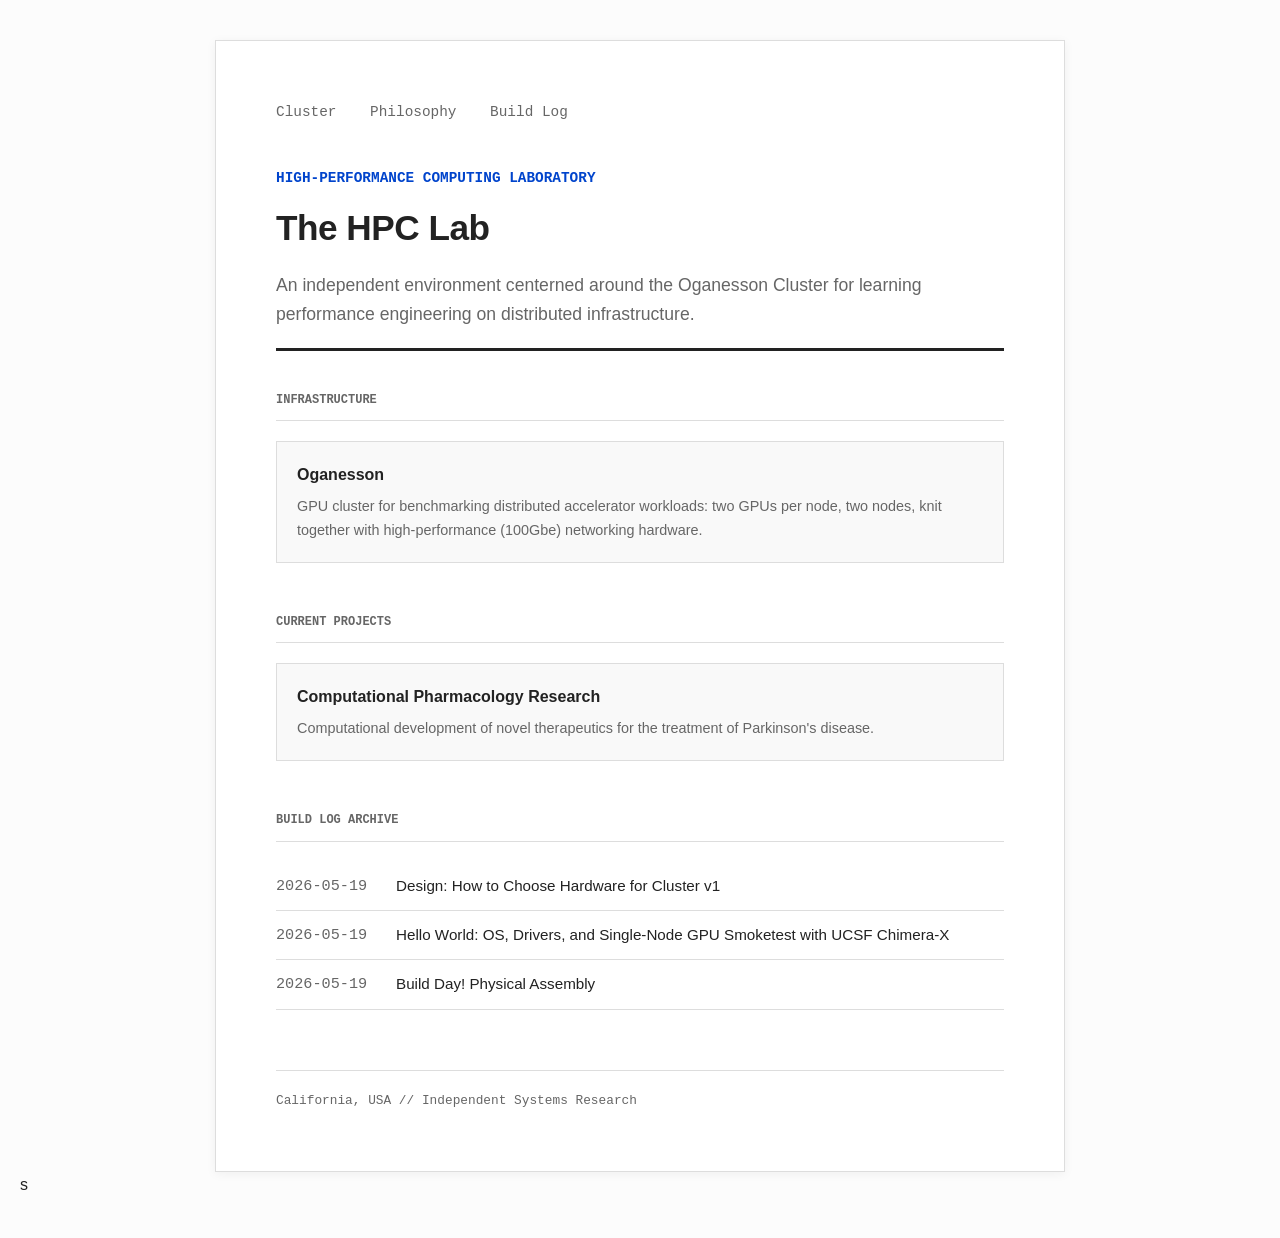
<file: index.html>
<!DOCTYPE html>
<html lang="en">
<head>
    <meta charset="UTF-8">
    <meta name="viewport" content="width=device-width, initial-scale=1.0">
    <title>HPC Lab | Documentation</title>
    <style>
        :root {
            --paper: #ffffff;
            --ink: #222222;
            --muted-ink: #666666;
            --rule: #dddddd;
            --accent: #0044cc; /* Classic technical blue */
            --font-main: "Helvetica Neue", Helvetica, Arial, sans-serif;
            --font-mono: "SFMono-Regular", Consolas, "Liberation Mono", Menlo, monospace;
        }

        * { margin: 0; padding: 0; box-sizing: border-box; }

        body {
            background: #fcfcfc;
            color: var(--ink);
            font-family: var(--font-main);
            line-height: 1.6;
            padding: 40px 20px;
        }

        .wrapper {
            max-width: 850px;
            margin: 0 auto;
            background: var(--paper);
            padding: 60px;
            border: 1px solid var(--rule);
            box-shadow: 0 2px 10px rgba(0,0,0,0.05);
        }

        header {
            border-bottom: 3px solid var(--ink);
            margin-bottom: 40px;
            padding-bottom: 20px;
        }

        .lab-name {
            font-family: var(--font-mono);
            font-weight: bold;
            font-size: 0.9rem;
            color: var(--accent);
            text-transform: uppercase;
        }

        h1 {
            font-size: 2.2rem;
            font-weight: 700;
            margin-top: 10px;
            letter-spacing: -0.5px;
        }

        nav {
            margin-bottom: 40px;
            font-size: 0.9rem;
            font-family: var(--font-mono);
        }

        nav a {
            color: var(--muted-ink);
            text-decoration: none;
            margin-right: 25px;
        }

        nav a:hover { color: var(--accent); }

        /* Project Tiles */
        .section-title {
            font-family: var(--font-mono);
            font-size: 0.75rem;
            text-transform: uppercase;
            border-bottom: 1px solid var(--rule);
            padding-bottom: 10px;
            margin-bottom: 20px;
            color: var(--muted-ink);
        }

        .tile-grid {
            display: grid;
            grid-template-columns: repeat(auto-fit, minmax(300px, 1fr));
            gap: 20px;
            margin-bottom: 50px;
        }

        .tile {
            padding: 20px;
            border: 1px solid var(--rule);
            background: #f9f9f9;
        }

        .tile h3 {
            font-size: 1rem;
            margin-bottom: 8px;
            color: var(--ink);
        }

        .tile p {
            font-size: 0.9rem;
            color: var(--muted-ink);
        }

        /* Build Log Table */
        .log-table {
            width: 100%;
            border-collapse: collapse;
            font-size: 0.95rem;
        }

        .log-row {
            border-bottom: 1px solid var(--rule);
        }

        .log-row td {
            padding: 12px 0;
        }

        .log-date {
            font-family: var(--font-mono);
            color: var(--muted-ink);
            width: 120px;
        }

        .log-link {
            color: var(--ink);
            text-decoration: none;
            font-weight: 500;
        }

        .log-link:hover { color: var(--accent); text-decoration: underline; }

        footer {
            margin-top: 60px;
            font-size: 0.8rem;
            color: var(--muted-ink);
            font-family: var(--font-mono);
            border-top: 1px solid var(--rule);
            padding-top: 20px;
        }

        @media (max-width: 600px) {
            .wrapper { padding: 20px; }
            h1 { font-size: 1.8rem; }
        }
    </style>
</head>
<body>

<div class="wrapper">
    <nav>
        <a href="inventory.html">Cluster</a>
        <a href="design_philosophy.html">Philosophy</a>
        <a href="log.html">Build Log</a>
        <!--<a href="inventory.html">Inventory</a>-->
        <!-- As infrastructure evolves, it may be valuable to separate the cluster page from an inventory page -->
    </nav>

    <header>
        <span class="lab-name">High-Performance Computing Laboratory</span>
        <h1>The HPC Lab</h1>
        <p style="margin-top: 15px; color: var(--muted-ink); font-size: 1.1rem;">
            An independent environment centerned around the Oganesson Cluster for learning performance engineering on distributed infrastructure. 
        </p>
    </header>

    <h2 id="workloads" class="section-title">Infrastructure</h2>
    <div class="tile-grid">
        <a href="inventory.html" style="text-decoration: none;">
            <div class="tile">
                <h3>Oganesson</h3>
                <p>GPU cluster for benchmarking distributed accelerator workloads: two GPUs per node, two nodes, knit together with high-performance (100Gbe) networking hardware.</p>
            </div>
        </a>
        <!--
        <div class="tile">
            <h3>Polychoron</h3>
            <p>Because it's cool: Five-node CPU cluster arranged in a Pentatope (4-simplex) switchless network interconnect for studying data-backend distributed systems in the context of hyperdimensional network topology.</p>
        </div>
        -->
    </div>

    <h2 class="section-title">Current Projects</h2>
    <div id="workloads" class="tile-grid">
        <div class="tile">
            <a href="https://neurodegenerationopenresearchalliance.github.io/Neurodegeneration-Research-Collective-Website/" style="text-decoration: none;">
                <h3>Computational Pharmacology Research</h3>
                <p>Computational development of novel therapeutics for the treatment of Parkinson's disease.</p>
            </a>
        </div>
        <!--
        <div class="tile">
            <h3>Performance Engineering</h3>
            <p>How far can we go in terms of avoiding the use of Oganesson's CPU cores?</p>
        </div>
        -->
    </div>

    <h2 class="section-title">Build Log Archive</h2>
    <table class="log-table">
        <tr class="log-row">
            <td class="log-date">2026-05-19</td>
            <td><a href="articles/2026-05-10_hardware-selection.html" class="log-link">Design: How to Choose Hardware for Cluster v1</a></td>
        </tr>
        <tr class="log-row">
            <td class="log-date">2026-05-19</td>
            <td><a href="articles/2026-05-15_chimera-x-debian-setup.html" class="log-link">Hello World: OS, Drivers, and Single-Node GPU Smoketest with UCSF Chimera-X</a></td>
        </tr>
        <tr class="log-row">
            <td class="log-date">2026-05-19</td>
            <td><a href="articles/2026-05-19_networking-benchmarks.html" class="log-link">Build Day! Physical Assembly</a></td>
        </tr>     
        
    </table>

    <footer>
        California, USA // Independent Systems Research
    </footer>
</div>
s
</body>
</html>
</file>
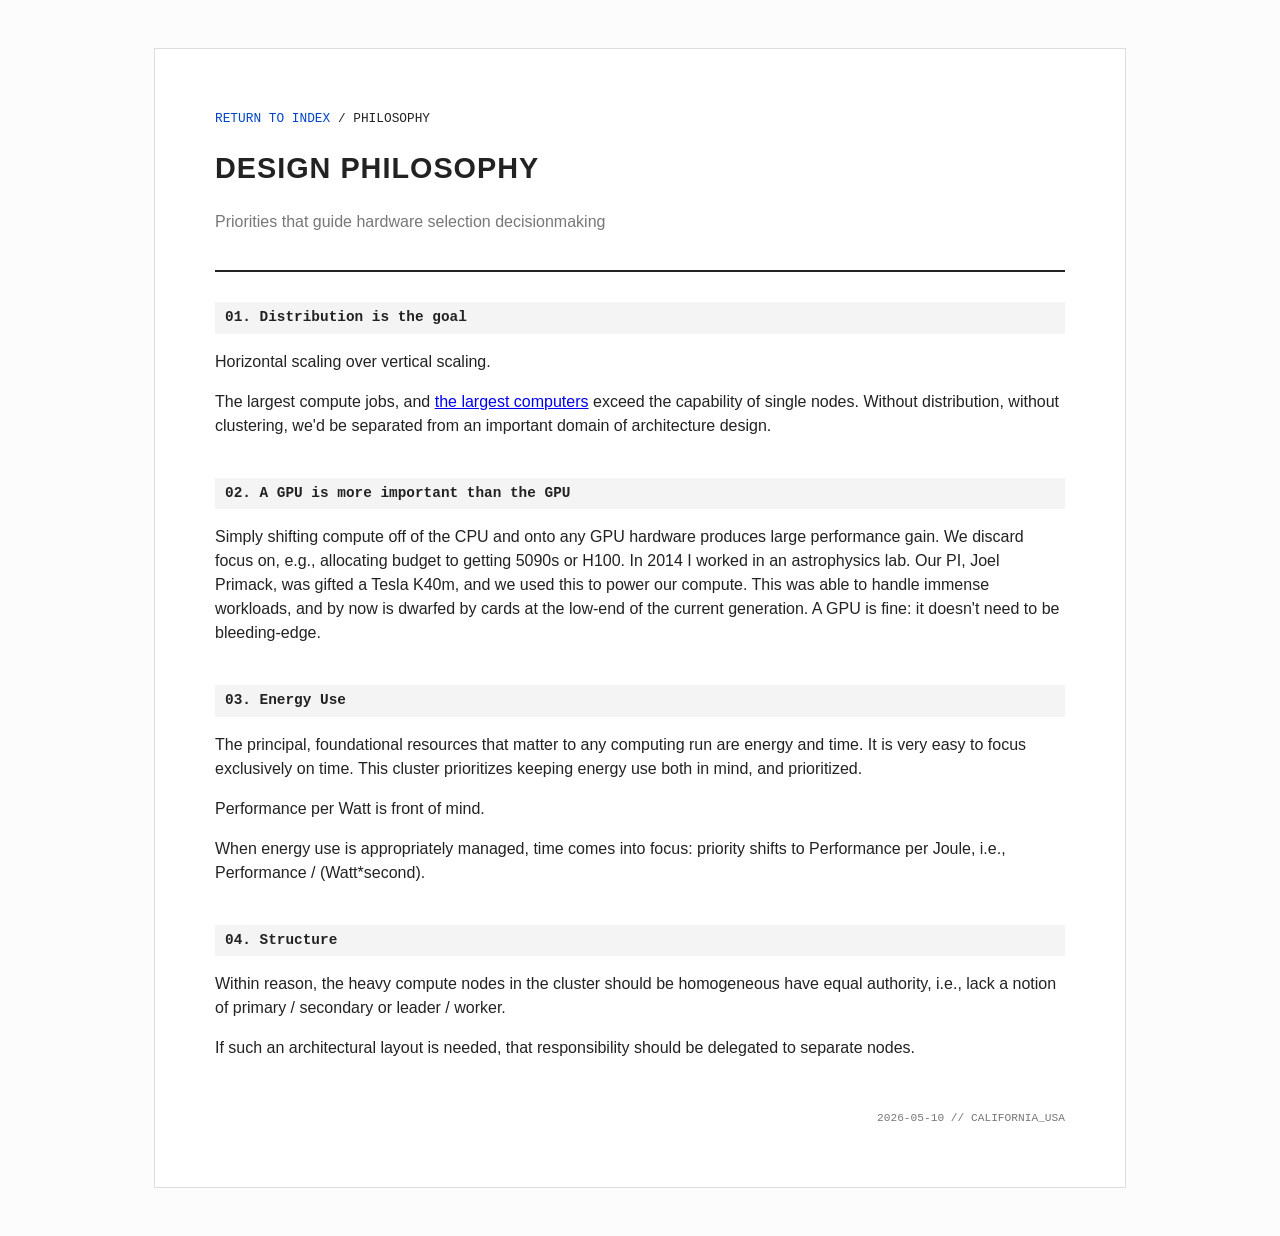
<file: design_philosophy.html>
<!DOCTYPE html>
<html lang="en">
<head>
    <meta charset="UTF-8">
    <meta name="viewport" content="width=device-width, initial-scale=1.0">
    <title>HPC Lab | System Inventory</title>
    <style>
        :root {
            --paper: #ffffff;
            --ink: #222222;
            --muted: #777777;
            --rule: #eeeeee;
            --accent: #0044cc;
            --font-mono: "SFMono-Regular", Consolas, "Liberation Mono", Menlo, monospace;
            --font-sans: "Helvetica Neue", Helvetica, Arial, sans-serif;
        }

        body {
            background: #fcfcfc;
            color: var(--ink);
            font-family: var(--font-sans);
            padding: 40px 20px;
            line-height: 1.5;
        }

        .wrapper {
            max-width: 850px;
            margin: 0 auto;
            background: var(--paper);
            padding: 60px;
            border: 1px solid #ddd;
        }

        header {
            border-bottom: 2px solid var(--ink);
            margin-bottom: 30px;
            padding-bottom: 20px;
        }

        .breadcrumb {
            font-family: var(--font-mono);
            font-size: 0.8rem;
            margin-bottom: 10px;
        }

        .breadcrumb a { color: var(--accent); text-decoration: none; }

        h1 { font-size: 1.8rem; text-transform: uppercase; letter-spacing: 1px; }

        .specs-section { margin-bottom: 40px; }
        
        h2 {
            font-family: var(--font-mono);
            font-size: 0.9rem;
            background: #f4f4f4;
            padding: 5px 10px;
            margin-bottom: 15px;
        }

        table {
            width: 100%;
            border-collapse: collapse;
            font-size: 0.9rem;
            margin-bottom: 20px;
        }

        th {
            text-align: left;
            font-family: var(--font-mono);
            font-size: 0.75rem;
            color: var(--muted);
            border-bottom: 1px solid var(--ink);
            padding: 10px;
        }

        td {
            padding: 12px 10px;
            border-bottom: 1px solid var(--rule);
            vertical-align: top;
        }

        .node-id { font-family: var(--font-mono); font-weight: bold; }
        .tech-detail { color: var(--muted); font-size: 0.85rem; }

        footer {
            margin-top: 50px;
            font-family: var(--font-mono);
            font-size: 0.7rem;
            color: var(--muted);
            text-align: right;
        }
    </style>
</head>
<body>

<div class="wrapper">
    <div class="breadcrumb">
        <a href="index.html">RETURN TO INDEX</a> / PHILOSOPHY
    </div>

    <header>
        <h1>Design Philosophy</h1>
        <p style="color: var(--muted);">Priorities that guide hardware selection decisionmaking</p>
    </header>

    <section class="specs-section">
        <h2>01. Distribution is the goal</h2>
        <p>Horizontal scaling over vertical scaling. </p>
        <p>The largest compute jobs, and <a href="https://www.top500.org/">the largest computers</a> exceed the capability of single nodes. Without distribution, without clustering, we'd be separated from an important domain of architecture design.</p>
    </section>

    <section class="specs-section">
        <h2>02. A GPU is more important than the GPU</h2>
        <p>Simply shifting compute off of the CPU and onto any GPU hardware produces large performance gain. We discard focus on, e.g., allocating budget to getting 5090s or H100. In 2014 I worked in an astrophysics lab. Our PI, Joel Primack, was gifted a Tesla K40m, and we used this to power our compute. This was able to handle immense workloads, and by now is dwarfed by cards at the low-end of the current generation. A GPU is fine: it doesn't need to be bleeding-edge.</p>
    </section>

    <section class="specs-section">
        <h2>03. Energy Use</h2>
        <p>The principal, foundational resources that matter to any computing run are energy and time. It is very easy to focus exclusively on time. This cluster prioritizes keeping energy use both in mind, and prioritized.</p>
        <p>Performance per Watt is front of mind.</p>
        <p>When energy use is appropriately managed, time comes into focus: priority shifts to Performance per Joule, i.e., Performance / (Watt*second).</p>
    </section>

    <section class="specs-section">
        <h2>04. Structure</h2>
        <p>Within reason, the heavy compute nodes in the cluster should be homogeneous have equal authority, i.e., lack a notion of primary / secondary or leader / worker.</p>
        <p>If such an architectural layout is needed, that responsibility should be delegated to separate nodes.</p>
    </section>

    <footer>
        2026-05-10 // CALIFORNIA_USA
    </footer>
</div>

</body>
</html>
</file>
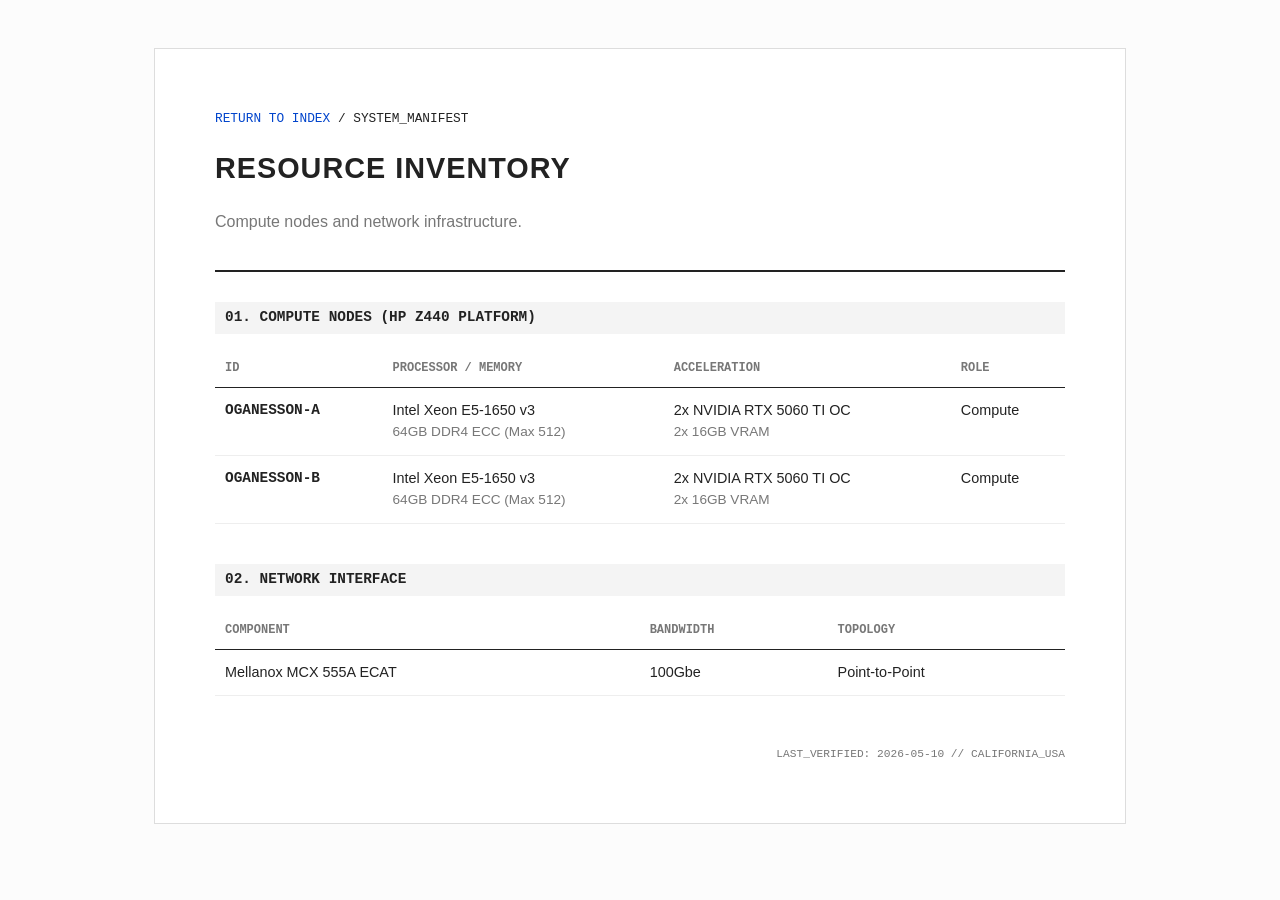
<file: inventory.html>
<!DOCTYPE html>
<html lang="en">
<head>
    <meta charset="UTF-8">
    <meta name="viewport" content="width=device-width, initial-scale=1.0">
    <title>HPC Lab | System Inventory</title>
    <style>
        :root {
            --paper: #ffffff;
            --ink: #222222;
            --muted: #777777;
            --rule: #eeeeee;
            --accent: #0044cc;
            --font-mono: "SFMono-Regular", Consolas, "Liberation Mono", Menlo, monospace;
            --font-sans: "Helvetica Neue", Helvetica, Arial, sans-serif;
        }

        body {
            background: #fcfcfc;
            color: var(--ink);
            font-family: var(--font-sans);
            padding: 40px 20px;
            line-height: 1.5;
        }

        .wrapper {
            max-width: 850px;
            margin: 0 auto;
            background: var(--paper);
            padding: 60px;
            border: 1px solid #ddd;
        }

        header {
            border-bottom: 2px solid var(--ink);
            margin-bottom: 30px;
            padding-bottom: 20px;
        }

        .breadcrumb {
            font-family: var(--font-mono);
            font-size: 0.8rem;
            margin-bottom: 10px;
        }

        .breadcrumb a { color: var(--accent); text-decoration: none; }

        h1 { font-size: 1.8rem; text-transform: uppercase; letter-spacing: 1px; }

        .specs-section { margin-bottom: 40px; }
        
        h2 {
            font-family: var(--font-mono);
            font-size: 0.9rem;
            text-transform: uppercase;
            background: #f4f4f4;
            padding: 5px 10px;
            margin-bottom: 15px;
        }

        table {
            width: 100%;
            border-collapse: collapse;
            font-size: 0.9rem;
            margin-bottom: 20px;
        }

        th {
            text-align: left;
            font-family: var(--font-mono);
            font-size: 0.75rem;
            color: var(--muted);
            border-bottom: 1px solid var(--ink);
            padding: 10px;
        }

        td {
            padding: 12px 10px;
            border-bottom: 1px solid var(--rule);
            vertical-align: top;
        }

        .node-id { font-family: var(--font-mono); font-weight: bold; }
        .tech-detail { color: var(--muted); font-size: 0.85rem; }

        footer {
            margin-top: 50px;
            font-family: var(--font-mono);
            font-size: 0.7rem;
            color: var(--muted);
            text-align: right;
        }
    </style>
</head>
<body>

<div class="wrapper">
    <div class="breadcrumb">
        <a href="index.html">RETURN TO INDEX</a> / SYSTEM_MANIFEST
    </div>

    <header>
        <h1>Resource Inventory</h1>
        <p style="color: var(--muted);">Compute nodes and network infrastructure.</p>
    </header>

    <section class="specs-section">
        <h2>01. Compute Nodes (HP Z440 Platform)</h2>
        <table>
            <thead>
                <tr>
                    <th>ID</th>
                    <th>PROCESSOR / MEMORY</th>
                    <th>ACCELERATION</th>
                    <th>ROLE</th>
                </tr>
            </thead>
            <tbody>
                <tr>
                    <td class="node-id">OGANESSON-A</td>
                    <td>Intel Xeon E5-1650 v3<br><span class="tech-detail">64GB DDR4 ECC (Max 512)</span></td>
                    <td>2x NVIDIA RTX 5060 TI OC<br><span class="tech-detail">2x 16GB VRAM</span></td>
                    <td>Compute</td>
                </tr>
                <tr>
                    <td class="node-id">OGANESSON-B</td>
                    <td>Intel Xeon E5-1650 v3<br><span class="tech-detail">64GB DDR4 ECC (Max 512)</span></td>
                    <td>2x NVIDIA RTX 5060 TI OC<br><span class="tech-detail">2x 16GB VRAM</span></td>
                    <td>Compute</td>
                </tr>
                </tr>
            </tbody>
        </table>
    </section>

    <section class="specs-section">
        <h2>02. Network Interface</h2>
        <table>
            <thead>
                <tr>
                    <th>COMPONENT</th>
                    <th>BANDWIDTH</th>
                    <th>TOPOLOGY</th>
                </tr>
            </thead>
            <tbody>
                <tr>
                    <td>Mellanox MCX 555A ECAT</td>
                    <td>100Gbe</td>
                    <td>Point-to-Point</td>
                </tr>
            </tbody>
        </table>
    </section>

    <footer>
        LAST_VERIFIED: 2026-05-10 // CALIFORNIA_USA
    </footer>
</div>

</body>
</html>
</file>
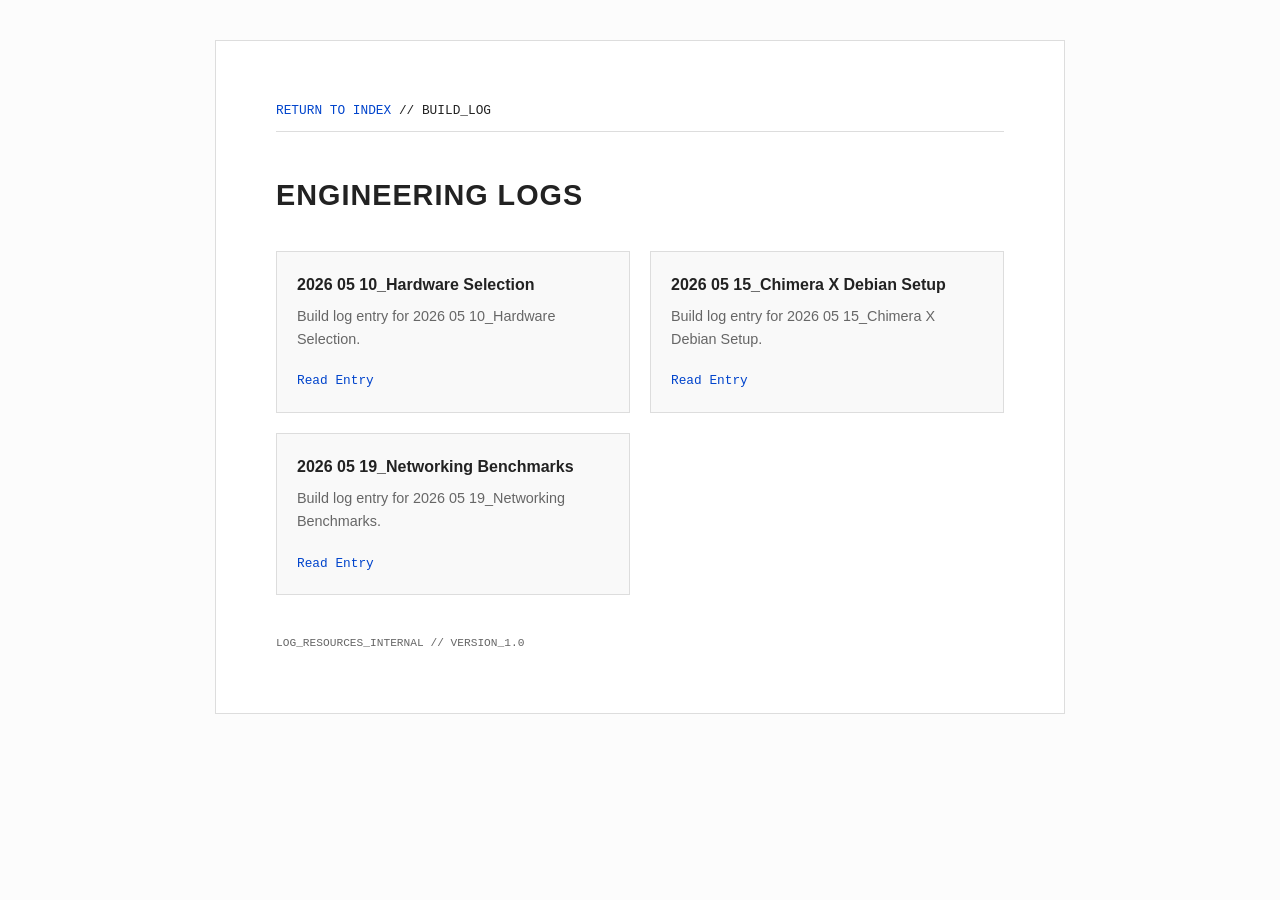
<file: log.html>
<!DOCTYPE html>
<html lang="en">
<head>
    <meta charset="UTF-8">
    <link rel="stylesheet" href="log-style.css">
</head>
<body>
<div class="wrapper">
    <nav><a href="index.html">RETURN TO INDEX</a> // BUILD_LOG</nav>
    <div id="log-list">
        <h1>Engineering Logs</h1>
        <div class="tile-grid">
            
            <div class="tile">
                <h3>2026 05 10_Hardware Selection</h3>
                <p>Build log entry for 2026 05 10_Hardware Selection.</p>
                <a href="articles/2026-05-10_hardware-selection.html">Read Entry</a>
            </div>
            <div class="tile">
                <h3>2026 05 15_Chimera X Debian Setup</h3>
                <p>Build log entry for 2026 05 15_Chimera X Debian Setup.</p>
                <a href="articles/2026-05-15_chimera-x-debian-setup.html">Read Entry</a>
            </div>
            <div class="tile">
                <h3>2026 05 19_Networking Benchmarks</h3>
                <p>Build log entry for 2026 05 19_Networking Benchmarks.</p>
                <a href="articles/2026-05-19_networking-benchmarks.html">Read Entry</a>
            </div>
        </div>
    </div>
    <footer>LOG_RESOURCES_INTERNAL // VERSION_1.0</footer>
</div>
</body>
</html>
</file>
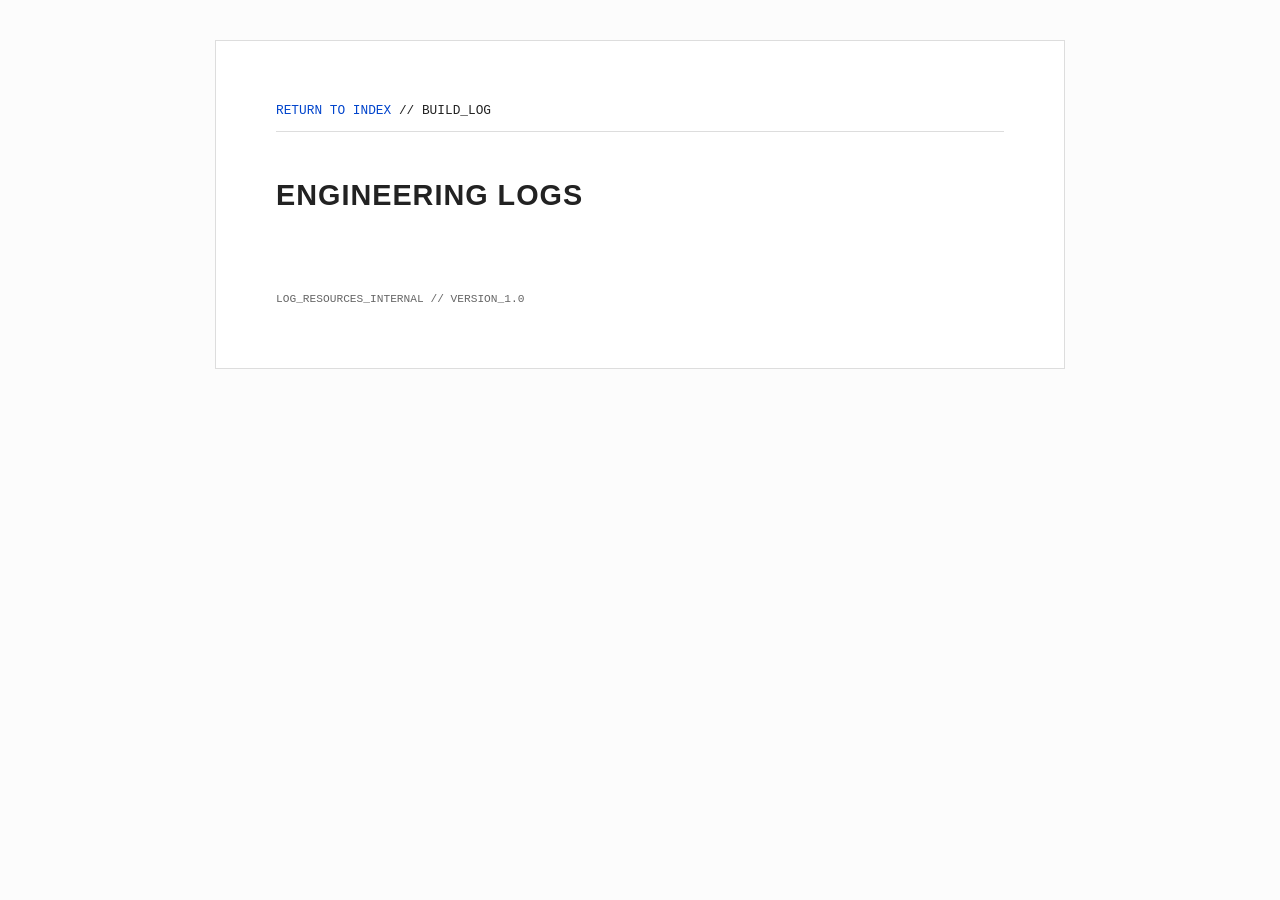
<file: template.log.html>
<!DOCTYPE html>
<html lang="en">
<head>
    <meta charset="UTF-8">
    <link rel="stylesheet" href="log-style.css">
</head>
<body>
<div class="wrapper">
    <nav><a href="index.html">RETURN TO INDEX</a> // BUILD_LOG</nav>
    <div id="log-list">
        <h1>Engineering Logs</h1>
        <div class="tile-grid">
            <!-- TILES_HERE -->
        </div>
    </div>
    <footer>LOG_RESOURCES_INTERNAL // VERSION_1.0</footer>
</div>
</body>
</html>
</file>
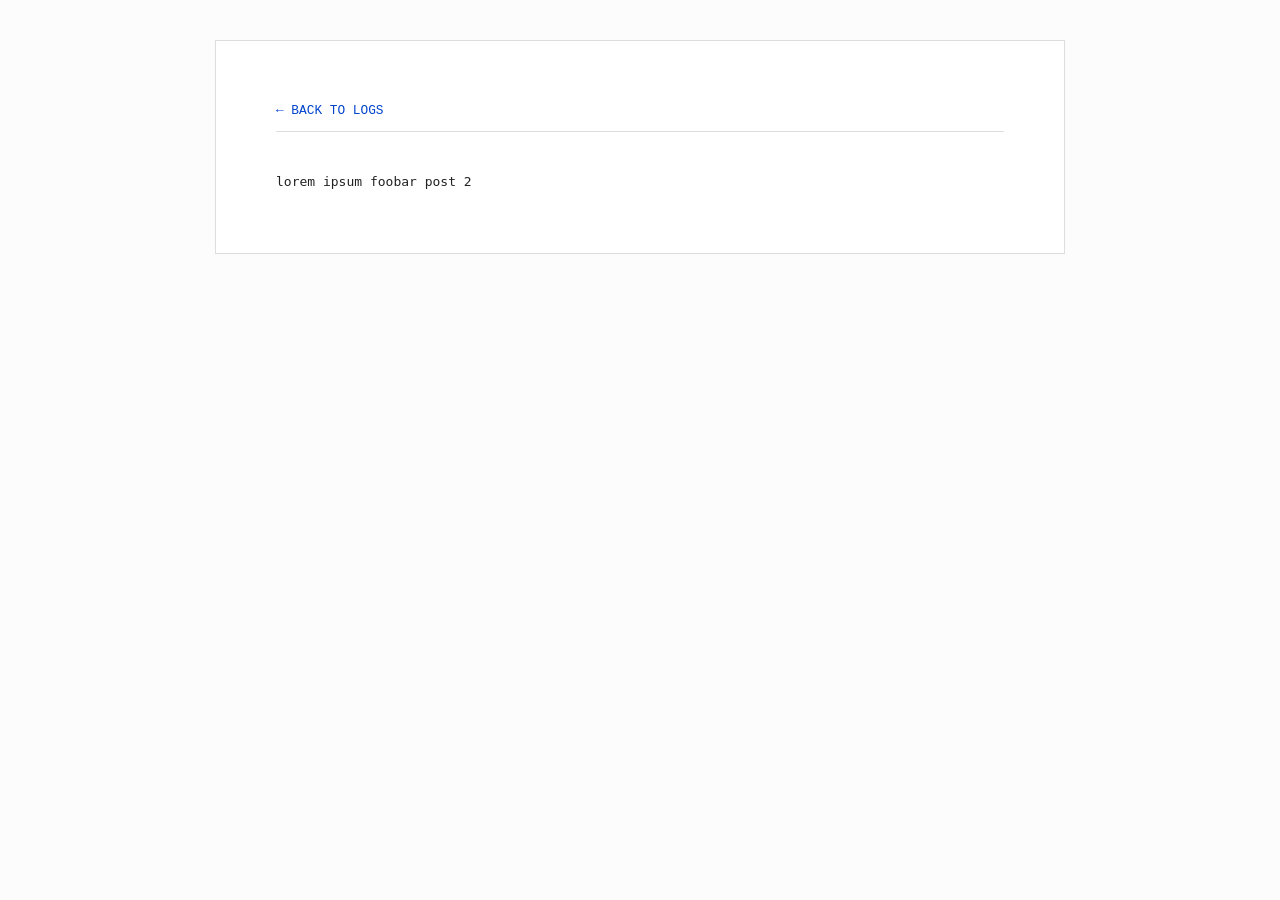
<file: articles/2026-05-10_hardware-selection.html>
<!DOCTYPE html>
<html lang="en">
<head>
    <meta charset="UTF-8">
    <link rel="stylesheet" href="../log-style.css">
    <title>HPC Lab | 2026 05 10_Hardware Selection</title>
</head>
<body>
<div class="wrapper">
    <nav><a href="../log.html">&larr; BACK TO LOGS</a></nav>
    <pre>lorem ipsum foobar post 2
</pre>
</div>
</body>
</html>
</file>
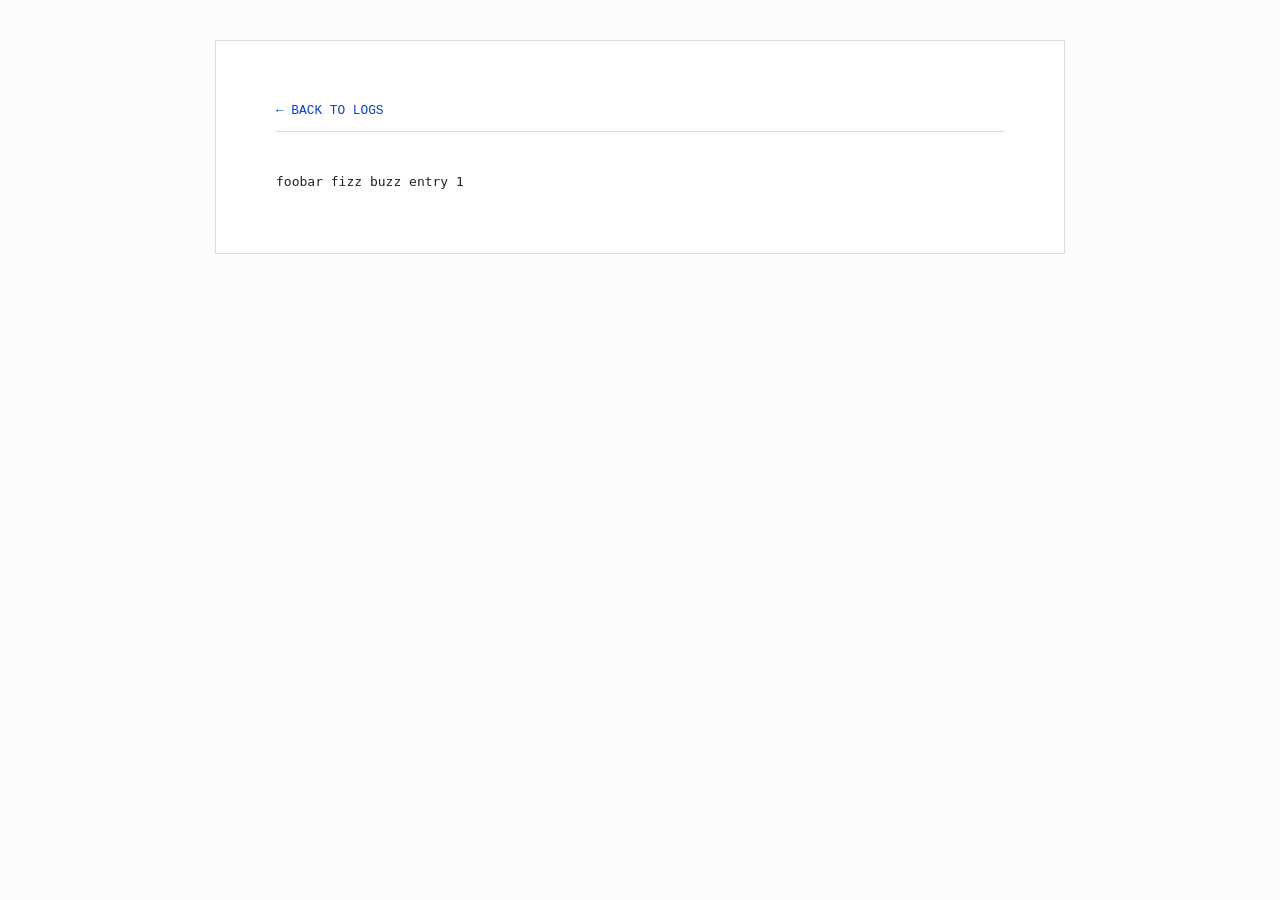
<file: articles/2026-05-15_chimera-x-debian-setup.html>
<!DOCTYPE html>
<html lang="en">
<head>
    <meta charset="UTF-8">
    <link rel="stylesheet" href="../log-style.css">
    <title>HPC Lab | 2026 05 15_Chimera X Debian Setup</title>
</head>
<body>
<div class="wrapper">
    <nav><a href="../log.html">&larr; BACK TO LOGS</a></nav>
    <pre>foobar fizz buzz entry 1
</pre>
</div>
</body>
</html>
</file>
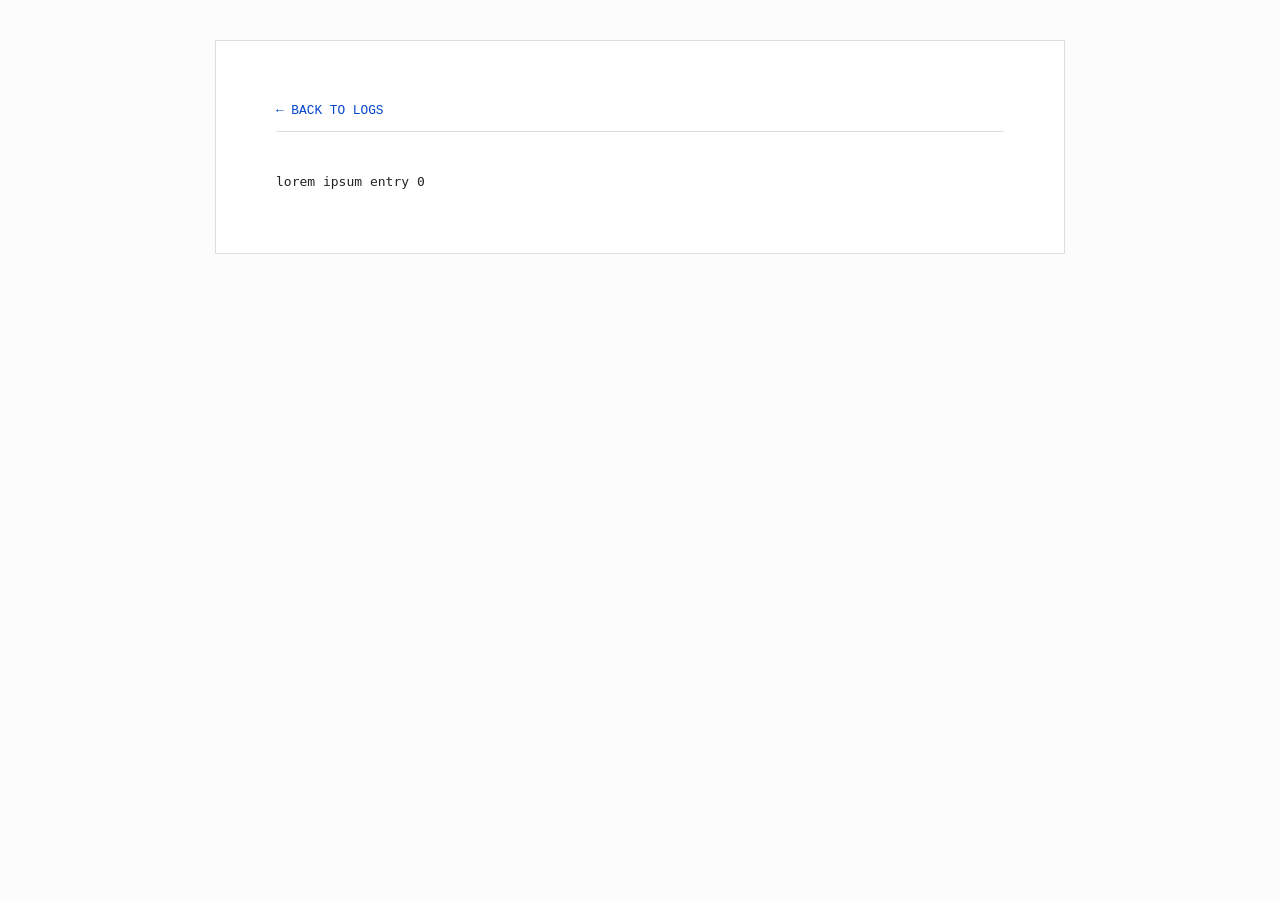
<file: articles/2026-05-19_networking-benchmarks.html>
<!DOCTYPE html>
<html lang="en">
<head>
    <meta charset="UTF-8">
    <link rel="stylesheet" href="../log-style.css">
    <title>HPC Lab | 2026 05 19_Networking Benchmarks</title>
</head>
<body>
<div class="wrapper">
    <nav><a href="../log.html">&larr; BACK TO LOGS</a></nav>
    <pre>lorem ipsum entry 0
</pre>
</div>
</body>
</html>
</file>
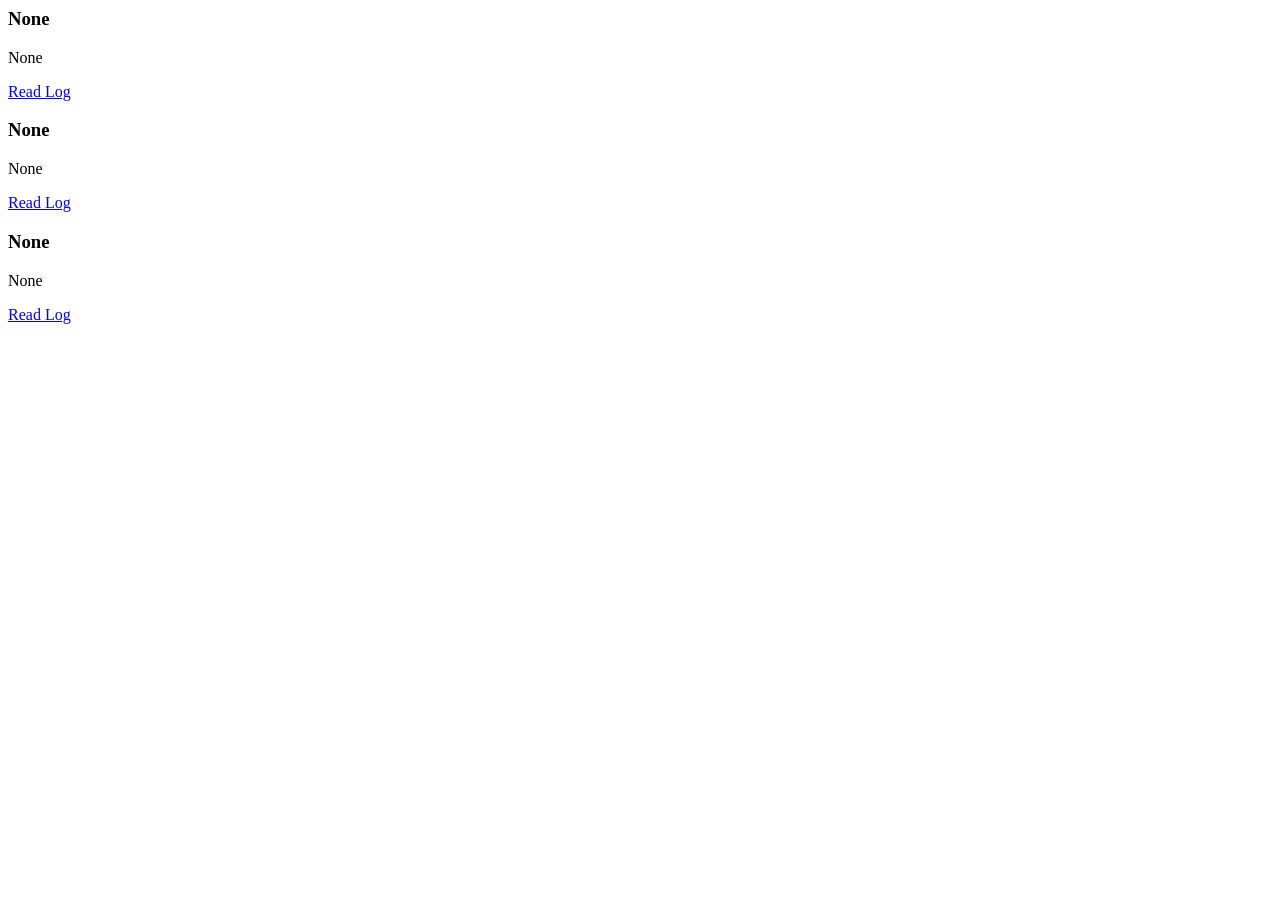
<file: posts/log.html>
<html><body><div class='tile-grid'>
            <div class='tile'>
                <h3>None</h3>
                <p>None</p>
                <a href='articles/2026-05-10_hardware-selection.html'>Read Log</a>
            </div>
            <div class='tile'>
                <h3>None</h3>
                <p>None</p>
                <a href='articles/2026-05-15_chimera-x-debian-setup.html'>Read Log</a>
            </div>
            <div class='tile'>
                <h3>None</h3>
                <p>None</p>
                <a href='articles/2026-05-19_networking-benchmarks.html'>Read Log</a>
            </div></div></body></html>
</file>
<file: log-style.css>
:root {
    --paper: #ffffff;
    --ink: #222222;
    --muted: #666666;
    --rule: #dddddd;
    --accent: #0044cc;
    --font-mono: "SFMono-Regular", Consolas, "Liberation Mono", Menlo, monospace;
    --font-sans: "Helvetica Neue", Helvetica, Arial, sans-serif;
}

* { margin: 0; padding: 0; box-sizing: border-box; }

body {
    background: #fcfcfc;
    color: var(--ink);
    font-family: var(--font-sans);
    line-height: 1.6;
    padding: 40px 20px;
}

.wrapper {
    max-width: 850px;
    margin: 0 auto;
    background: var(--paper);
    padding: 60px;
    border: 1px solid var(--rule);
}

nav {
    font-family: var(--font-mono);
    font-size: 0.8rem;
    margin-bottom: 40px;
    border-bottom: 1px solid var(--rule);
    padding-bottom: 10px;
}

nav a { color: var(--accent); text-decoration: none; }

h1 {
    font-size: 1.8rem;
    margin-bottom: 2rem;
    text-transform: uppercase;
    letter-spacing: 1px;
}

/* Updated for Tile Layout */
.tile-grid {
    display: grid;
    grid-template-columns: repeat(auto-fit, minmax(300px, 1fr));
    gap: 20px;
}

.tile {
    padding: 20px;
    border: 1px solid var(--rule);
    background: #f9f9f9;
}

.tile h3 {
    font-size: 1rem;
    margin-bottom: 8px;
    color: var(--ink);
}

.tile p {
    font-size: 0.9rem;
    color: var(--muted);
    margin-bottom: 15px;
}

.tile a {
    color: var(--accent);
    font-family: var(--font-mono);
    font-size: 0.8rem;
    text-decoration: none;
}

footer {
    margin-top: 40px;
    font-family: var(--font-mono);
    font-size: 0.7rem;
    color: var(--muted);
}
</file>
